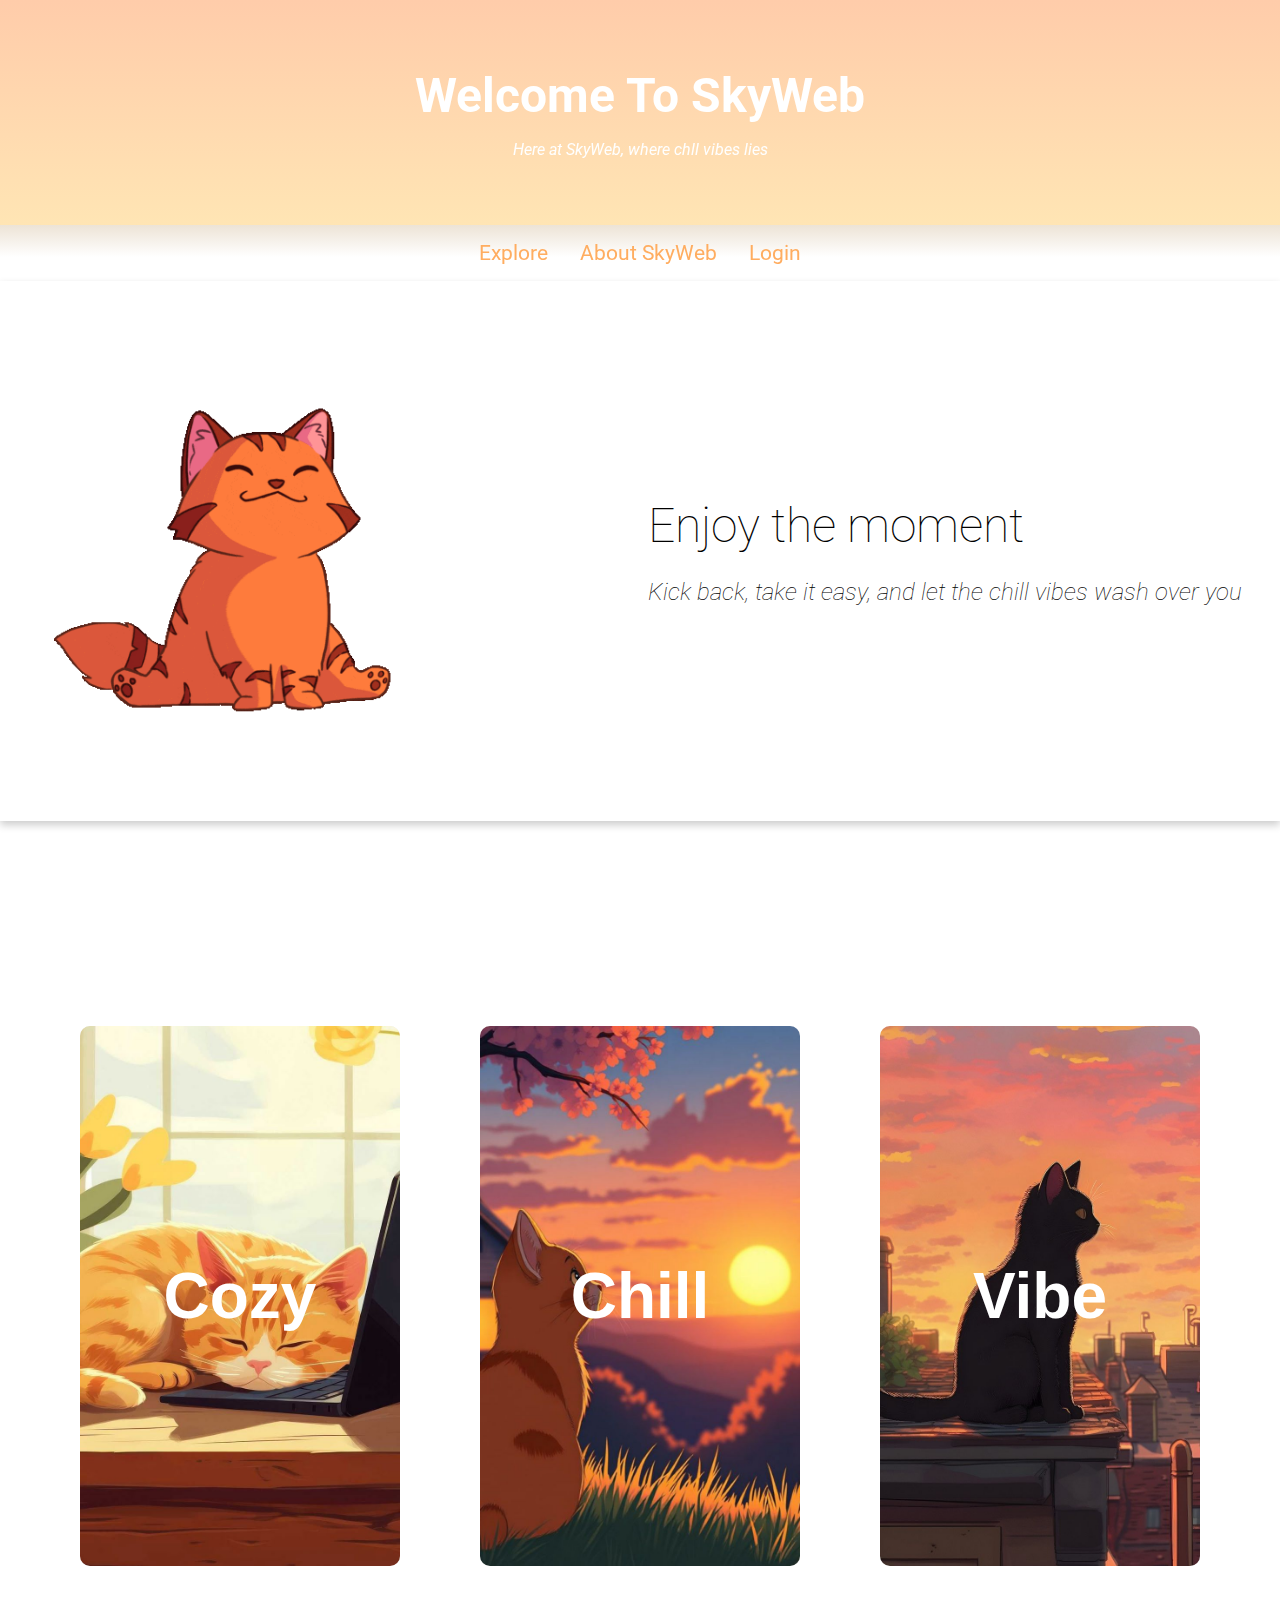
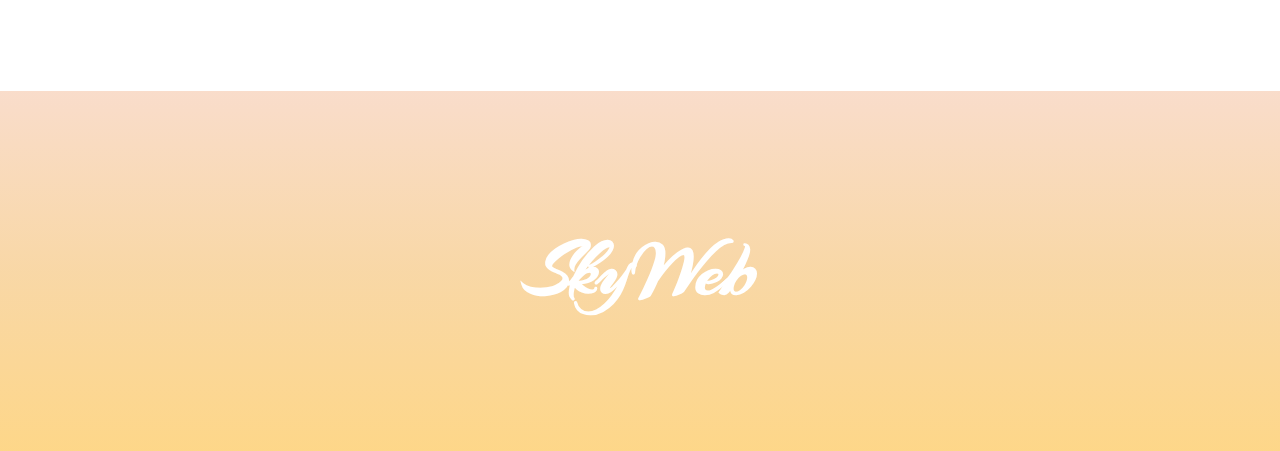
<file: index.html>
<!DOCTYPE html>
<html lang="en">
<head>
    <meta charset="UTF-8">
    <meta name="viewport" content="width=device-width, initial-scale=1.0">
    <title>SkyWeb</title>
    <link href="https://fonts.googleapis.com/css2?family=Roboto:ital,wght@0,100..900;1,100..900&display=swap" rel="stylesheet">
    <link href="https://fonts.googleapis.com/css2?family=Arizonia&family=Roboto:ital,wght@0,100..900;1,100..900&display=swap" rel="stylesheet">
    <link rel="stylesheet" href="styles/index.css">
</head>
<body>
    <div class="page-section">
        <div class="head-wrapper">
            <h1>Welcome To SkyWeb</h1>
            <p><i>Here at SkyWeb, where chll vibes lies</i></p>
        </div>
        <div class="user-selection">
            <ul class="user-list">
                <li><a href="#">Explore</a></li>
                <li><a href="#">About SkyWeb</a></li>
                <li><a href="#">Login</a></li>
            </ul>
        </div>
    </div>
    <div class="main-wrapper">
        <div class="image-wrapper">
            <div class="image-container" id="image-container1">
                <img class="image" src="resources/cat.gif">
                <article class="article1">
                    <h1>Enjoy the moment</h1>
                    <p>Kick back, take it easy, and let the chill vibes wash over you</p>
                </article>
            </div>
            <div class="image-container" id="image-container2">
                <img class="image" src="resources/cat2.gif">
                <article class="article2">
                    <h1>Embrace the Calm</h1>
                    <p>No rush, no pressure. This is your escape from the noise</p>
                </article>
            </div>
            <div class="image-container" id="image-container3">
                <img class="image" src="resources/racoon.gif">
                <article class="article3">
                    <h1>Ultimate Chill Zone</h1>
                    <p>Good Vibes Flow Like Lazy Rivers</p>
                </article>  
            </div>
        </div>
        <div class="option-wrapper">
            <button type="button" class="watch-button" id="goToSunrise">
                <div class="watch-container"><h1>Cozy</h1></div>
                <img class="image-sunset" src="/resources/lazy.jpg">
            </button>
            <button type="button" class="watch-button" id="goToSunset">
                <div class="watch-container"><h1>Chill</h1></div>
                <img class="image-sunset" src="/resources/sunset.jpg">
            </button>
            <button type="button" class="watch-button" id="goToNightSky">
                <div class="watch-container"><h1>Vibe</h1></div>
                <img class="image-sunset" src="/resources/sunset2.jpg">
            </button>
        </div>
        <div class="end-page">
            <h1>SkyWeb</h1>
        </div>
    </div>
<script type="text/javascript" src="scripts/index.js"></script>
</body>
</html>
</file>
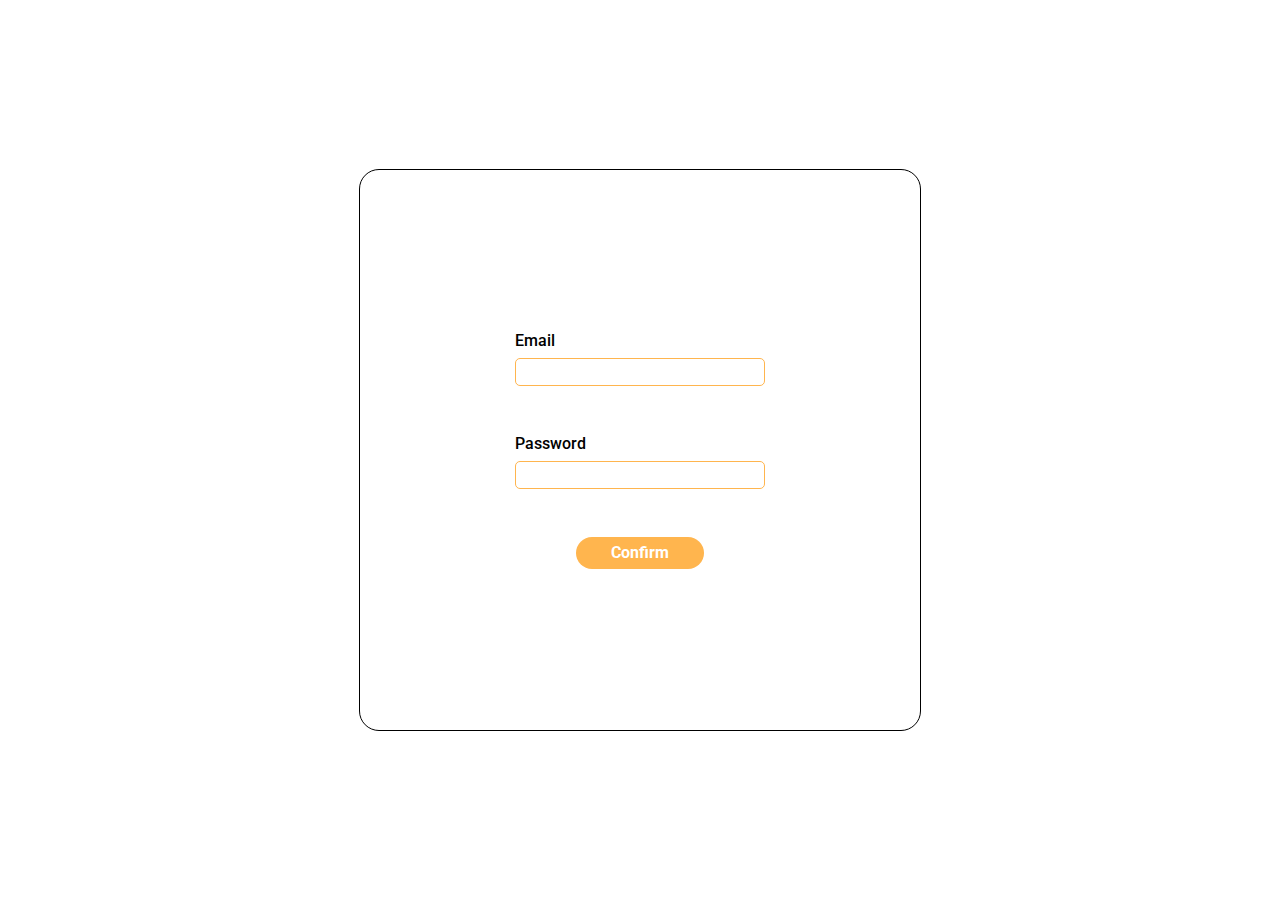
<file: static/signUp.html>
<!DOCTYPE html>
<html lang="en">
<head>
    <meta charset="UTF-8">
    <meta name="viewport" content="width=device-width, initial-scale=1.0">
    <link href="https://fonts.googleapis.com/css2?family=Roboto:ital,wght@0,100..900;1,100..900&display=swap" rel="stylesheet">
    <link href="https://fonts.googleapis.com/css2?family=Arizonia&family=Roboto:ital,wght@0,100..900;1,100..900&display=swap" rel="stylesheet">
    <link rel="stylesheet" href="/styles/signUp.css">
    <title>Sign Up</title>
</head>
<body>
    <div class="wrapper">
        <form id="signUp-form" method="POST">
            <div class="user-form">
                <div class="email-wrapper">
                    <label>Email</label>
                    <input type="email" class="user_email" id="user_email">
                </div>
                <div class="password-wrapper">
                    <label>Password</label>
                    <input type="password" class="user_pass" id="user_pass">
                </div>
                <button type="button"><div class="button-text">Confirm</div></button>
            </div>
        </form>
    </div>
</body>
</html>
</file>
<file: styles/index.css>
* {
    margin: 0;
    padding: 0;
}

body {
    overflow-x: hidden;
    overflow-y: scroll;
    scroll-behavior: smooth;
    
}

.main-wrapper {
    width: 100%;
    display: flex;
    flex-direction: column;
    margin-top: 1rem;
}

.page-section {
    position: sticky; 
    top: 0;
    z-index: 100;
}

.head-wrapper {
    position: relative;
    width: 100%;
    height: 25vh;
    background: linear-gradient(to bottom, #ffccaa, #ffe5b4);
    font-family: 'Roboto';
    color: white;
    display: flex;
    flex-direction: column;
    align-items: center;
    justify-content: center;
    gap: 1rem;
}

.head-wrapper h1{
    font-size: 3rem;
}

.user-selection {
    width: 100%;
    display: flex;
    justify-content: center;
    padding-top: 1rem;
    font-family: 'Roboto';
    background: linear-gradient(to bottom, rgba(219, 200, 173, 0.5), transparent 80%);
}

.user-selection ul {
    display: flex;
    gap: 2rem;
}

.user-selection ul li {
    list-style: none;
}

.user-selection ul li a {
    text-decoration: none;
    color: rgb(255, 173, 96);
    font-size: 1.3rem; 
}

.image-wrapper {
    position: relative;
    width: 100%;
    height: 60vh; 
    display: flex;
    overflow-x: auto;
    scroll-snap-type: x mandatory;
    scroll-behavior: smooth;
    box-shadow: 0px 4px 8px rgba(0,0,0,0.2);
    background-color: white;
}

.image-wrapper::-webkit-scrollbar {
    display: none;
}

.image-container {
    position: relative;
    flex: 0 0 100vw;
    display: flex;
    align-items: center;
    justify-content: center;
    gap: 10rem;
    font-family: 'Roboto';
    scroll-snap-align: start;
    transition: transform 1.5s ease-in-out;
}

.image-container h1 {
    font-size: 3rem;
    font-weight: lighter;
    justify-content: right;
}

.image-container img {
    height: 50vh;
}

.image-container p {
    font-size: 1.5rem;
    font-weight: lighter;
    font-style: italic;
    margin-top: 1.5rem;
}

.option-wrapper {
    width: 100%;
    height: 70vh;
    margin-top: 10rem;
    display: flex;
    align-items: center;
    justify-content: center;
    column-gap: 5rem;
}

.option-wrapper button {
    width: 25vw;
    height: 60vh;
    border-radius: 10px;
    border: none;
    cursor: pointer;
}

.watch-button {
    position: relative;
    overflow: hidden;
    
}

.watch-container {
    position: absolute;
    width: 100%;
    height: 100%;
    display: flex;
    align-items: center;
    justify-content: center;
}

.watch-container h1{
    color: white;
    z-index: 10;
    font-size: 4rem;
}

.image-sunset {
    position: relative;
    width: 100%;
    height: 100%;
    object-fit: cover;
    transition: ease-in-out 0.35s;
}

.image-sunset:hover {
    transform: scale(1.10);
}

.end-page {
    width: 100%;
    height: 40vh;
    margin-top: 5rem;
    background: linear-gradient(to top, #fdc85ebb, #f6c986bb, #f7d0b8bb);
    display: flex;
    align-items: center;
    justify-content: center;
}

.end-page h1 {
    font-family: 'Arizonia';
    color: white;
    font-size: 5rem;
    top: 1.5rem;
}
</file>
<file: styles/signUp.css>
* {
    margin: 0;
    padding: 0;
}

.wrapper {
    display: flex;
    align-items: center;
    justify-content: center;
}

.user-form {
    position: absolute;
    width: 35rem;
    height: 35rem;
    display: flex;
    flex-direction: column;
    align-items: center;
    justify-content: center;
    border: 1px solid black;
    top: 50%;
    left: 50%;
    transform: translate(-50%, -50%);
    gap: 3rem;
    border-radius: 20px;
}

.user-form label {
    font-family: 'Roboto';
    font-weight: 500;
}

.user-form button {
    border: none;
    width: 8rem;
    height: 2rem;
    border-radius: 20px;
    background-color: rgb(255, 181, 78);
}

.button-text {
    font-family: 'Roboto';
    font-weight: bold;
    font-size: 1rem;
    color: white;
}

.email-wrapper {
    display: flex;
    flex-direction: column;
    gap: 0.5rem;
}

.email-wrapper input {
    width: 15rem;
    height: 1.6rem;
    padding-left: 0.5rem;
    border: 1px solid rgb(255, 181, 78);
    border-radius: 5px;
    font-family: 'Roboto';
}

.password-wrapper {
    display: flex;
    flex-direction: column;
    gap: 0.5rem;
}

.password-wrapper input {
    width: 15rem;
    height: 1.6rem;
    padding-left: 0.5rem;
    border: 1px solid rgb(255, 181, 78);
    border-radius: 5px;
    font-family: 'Roboto';
}
</file>
